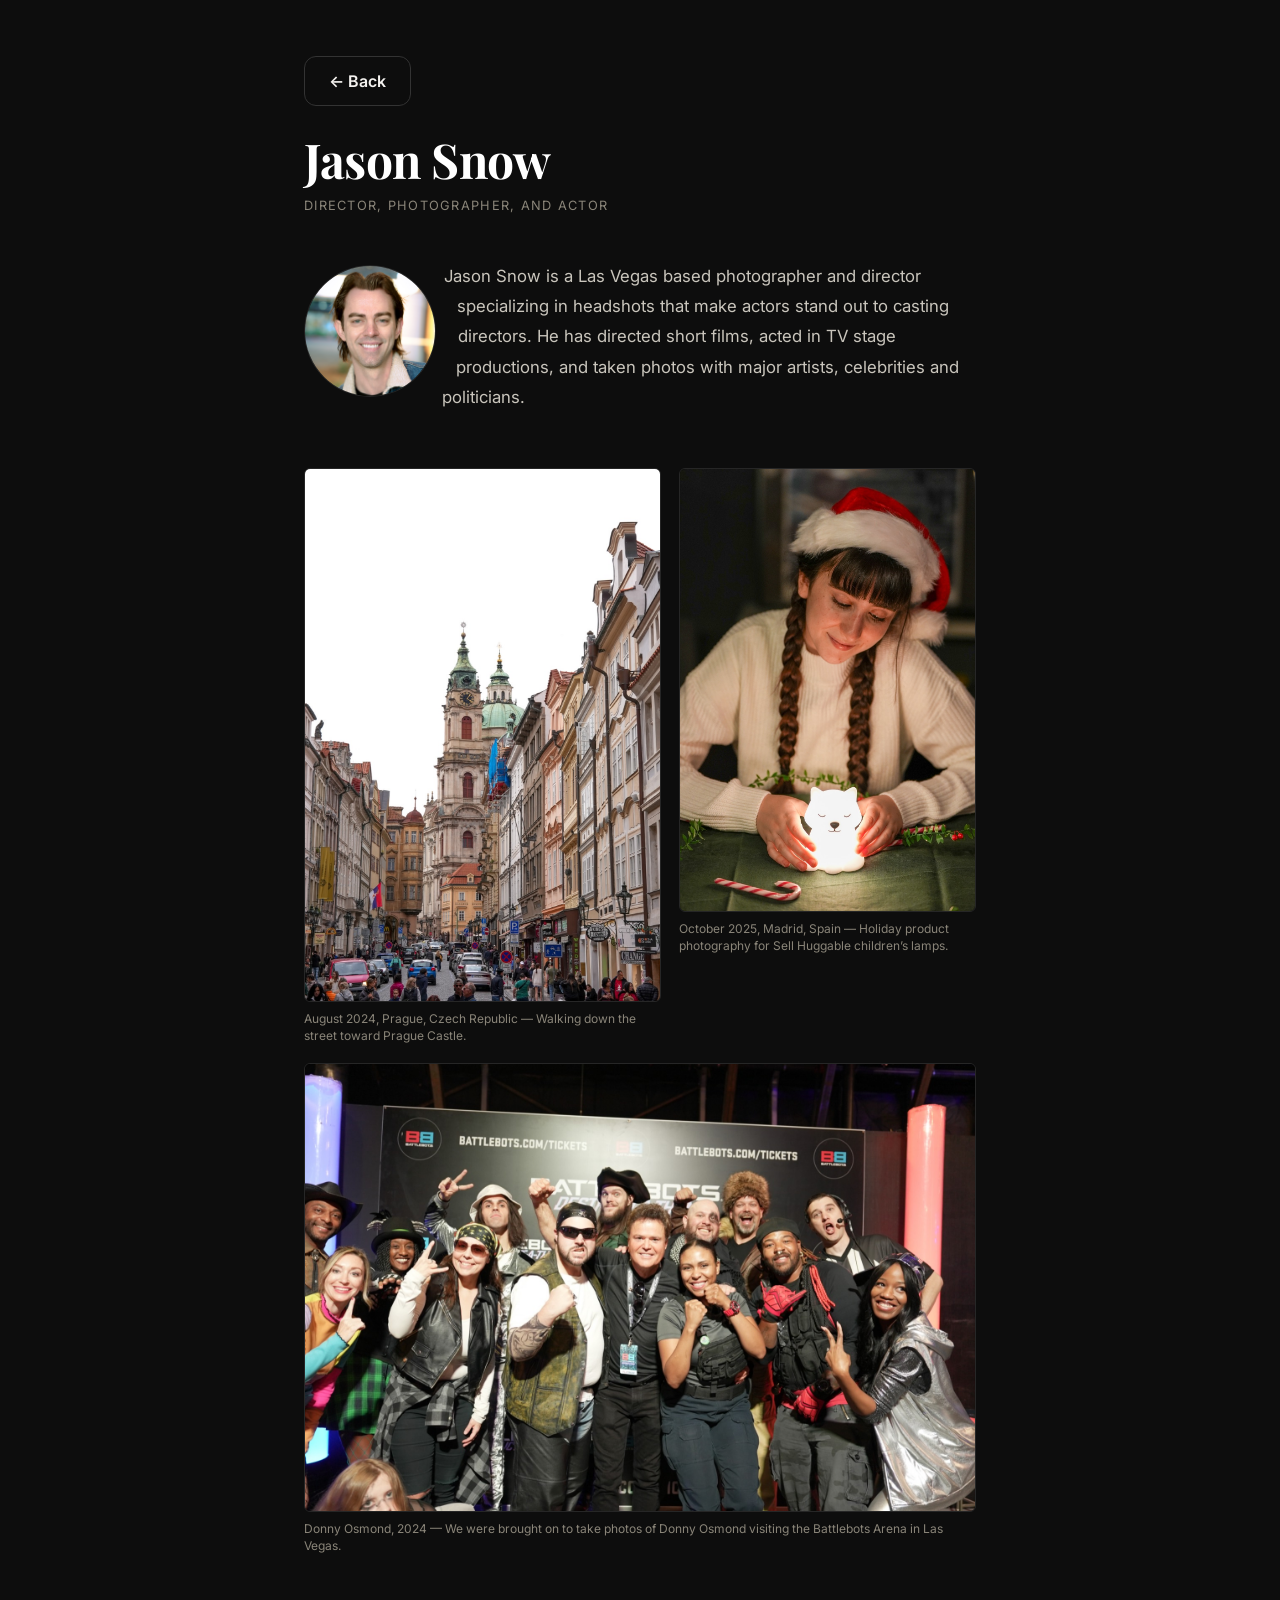
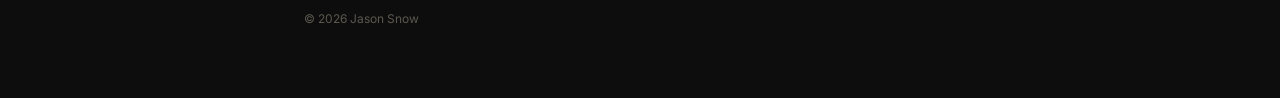
<file: about.html>
<!DOCTYPE html>
<html lang="en">
<head>
<meta charset="UTF-8">
<meta name="viewport" content="width=device-width, initial-scale=1.0">

<title>About Jason — Las Vegas Headshot Photographer</title>

<meta name="description" content="Meet Jason Snow, a Las Vegas headshot photographer working with actors, models, and creatives. See sample work and book an actor headshot session in Las Vegas, NV.">

<meta name="keywords" content="Las Vegas headshot photographer, actor headshots Las Vegas, headshot photography Las Vegas, professional headshots Las Vegas, actor headshots Nevada, personal branding photographer Las Vegas">
<link rel="canonical" href="https://jasonsnowphotos.com/about.html">

<meta property="og:type" content="website">
<meta property="og:url" content="https://jasonsnowphotos.com/about.html">
<meta property="og:title" content="About Jason Snow — Las Vegas Headshot Photographer">
<meta property="og:description" content="Meet Jason Snow, a Las Vegas headshot photographer working with actors, models, and creatives.">
<meta property="og:image" content="https://jasonsnowphotos.com/photos/og-share-image.jpg">
<meta property="og:image:width" content="1200">
<meta property="og:image:height" content="798">
<meta name="twitter:card" content="summary_large_image">
<meta name="twitter:title" content="About Jason Snow — Las Vegas Headshot Photographer">
<meta name="twitter:description" content="Meet Jason Snow, a Las Vegas headshot photographer working with actors, models, and creatives.">
<meta name="twitter:image" content="https://jasonsnowphotos.com/photos/og-share-image.jpg">

<link rel="icon" type="image/png" sizes="32x32" href="favicon-32.png">
<link rel="icon" type="image/png" sizes="16x16" href="favicon-16.png">
<link rel="icon" type="image/png" href="favicon.png">
<link rel="apple-touch-icon" sizes="180x180" href="apple-touch-icon.png">

<link rel="preconnect" href="https://fonts.googleapis.com">
<link rel="preconnect" href="https://fonts.gstatic.com" crossorigin>

<link href="https://fonts.googleapis.com/css2?family=Inter:wght@400;600;700;800&family=Playfair+Display:ital,wght@0,600;0,700;0,800;1,600&display=swap" rel="stylesheet">

<link rel="stylesheet" href="style.css">

<script type="application/ld+json">
{
  "@context": "https://schema.org",
  "@type": "Person",
  "name": "Jason Snow",
  "url": "https://jasonsnowphotos.com/about.html",
  "image": "https://jasonsnowphotos.com/photos/jason-snow-las-vegas-photographer.jpg",
  "jobTitle": "Photographer",
  "description": "Las Vegas based photographer and director specializing in headshots that make actors stand out to casting directors.",
  "worksFor": {
    "@type": "LocalBusiness",
    "name": "Jason Snow Photography"
  },
  "homeLocation": {
    "@type": "City",
    "name": "Las Vegas"
  }
}
</script>
</head>

<body class="about-page">

<div class="flash-overlay" id="flash-overlay"></div>

<script>
  if (sessionStorage.getItem('flashed')) {
    document.getElementById('flash-overlay').remove();
  } else {
    sessionStorage.setItem('flashed', '1');
  }
</script>

<div class="about-wrap">

  <a class="btn back-btn" href="index.html">&larr; Back</a>

  <header class="about-header">
    <h1>Jason Snow</h1>
    <p class="about-tagline">Director, Photographer, and Actor</p>
  </header>

  <section class="about-intro">

    <div class="avatar">
      <img src="photos/jason-snow-las-vegas-photographer.jpg" alt="Jason Snow, Las Vegas photographer, director, and actor">
    </div>

    <p class="about-bio-text">
      Jason Snow is a Las Vegas based photographer and director specializing in headshots
      that make actors stand out to casting directors. He has directed short films, acted in
      TV stage productions, and taken photos with major artists, celebrities and politicians.
    </p>

  </section>

  <section class="about-gallery">

    <figure class="about-photo photo-a">
      <div class="about-photo-frame">
        <img src="photos/travel-photography-prague-street.jpg" loading="lazy" decoding="async" alt="Street photography in Prague, Czech Republic">
      </div>
      <figcaption class="about-caption">August 2024, Prague, Czech Republic &mdash; Walking down the street toward Prague Castle.</figcaption>
    </figure>

    <figure class="about-photo photo-b">
      <div class="about-photo-frame">
        <img src="photos/lifestyle-product-photography.jpg" loading="lazy" decoding="async" alt="Lifestyle product photography for children's lamps">
      </div>
      <figcaption class="about-caption">October 2025, Madrid, Spain &mdash; Holiday product photography for Sell Huggable children&rsquo;s lamps.</figcaption>
    </figure>

    <figure class="about-photo photo-c">
      <div class="about-photo-frame">
        <img src="photos/donny-osmond-battlebots-las-vegas.jpg" loading="lazy" decoding="async" alt="Donny Osmond with the crew at the BattleBots Arena in Las Vegas">
      </div>
      <figcaption class="about-caption">Donny Osmond, 2024 &mdash; We were brought on to take photos of Donny Osmond visiting the Battlebots Arena in Las Vegas.</figcaption>
    </figure>

  </section>

  <footer class="about-footer">
    <p>&copy; <span id="year"></span> Jason Snow</p>
  </footer>

</div>

<script src="protect-images.js"></script>

<script>
  document.getElementById('year').textContent = new Date().getFullYear();
</script>

</body>
</html>
</file>
<file: style.css>
* {
  box-sizing: border-box;
}

.flash-overlay {
  position: fixed;
  inset: 0;
  background: #ffffff;
  z-index: 9999;
  pointer-events: none;
  animation: camera-flash 0.7s ease-out forwards;
}

@keyframes camera-flash {
  0% { opacity: 1; }
  12% { opacity: 1; }
  100% { opacity: 0; }
}

@media (prefers-reduced-motion: reduce) {
  .flash-overlay {
    display: none;
  }
}

@keyframes fade-slide-up {
  from { opacity: 0; transform: translateY(18px); }
  to { opacity: 1; transform: translateY(0); }
}

/* The lightbox itself is the scroll container — .lightbox-scroll centers its
   content using min-height (not height), which is what lets a photo taller
   than the viewport still scroll into view instead of being stuck centered
   with its top half inaccessible (a classic flexbox-centering trap). */
.lightbox {
  position: fixed;
  inset: 0;
  z-index: 9000;
  background: #0a0a0a;
  display: none;
  overflow-y: auto;
  -webkit-overflow-scrolling: touch;
}

.lightbox.open {
  display: block;
  animation: lightbox-in 0.25s ease-out both;
}

@keyframes lightbox-in {
  from { opacity: 0; }
  to { opacity: 1; }
}

.lightbox-scroll {
  min-height: 100%;
  display: flex;
  align-items: center;
  justify-content: center;
  padding: 84px 20px 40px;
  box-sizing: border-box;
}

.lightbox-figure {
  margin: 0;
  display: flex;
  flex-direction: column;
  align-items: center;
  gap: 14px;
}

.lightbox-img {
  display: block;
  max-width: 100%;
  max-height: calc(100vh - 140px);
  object-fit: contain;
  border-radius: 8px;
}

.lightbox-caption {
  font-size: 0.85rem;
  letter-spacing: 0.04em;
  color: #8a8579;
  text-align: center;
}

.lightbox-close {
  position: fixed;
  top: 24px;
  left: 24px;
  z-index: 1;
  padding: 14px 24px;
  font-family: inherit;
  font-size: 1rem;
  font-weight: 600;
  color: #f5f3f0;
  background: #1e1e1e;
  border: 1px solid #3d3d3d;
  border-radius: 12px;
  cursor: pointer;
  transition: background 0.2s ease, border-color 0.2s ease;
}

.lightbox-close:hover {
  background: #2a2a2a;
  border-color: #555555;
}

.lightbox-nav {
  position: fixed;
  top: 50%;
  transform: translateY(-50%);
  z-index: 1;
  width: 48px;
  height: 48px;
  display: flex;
  align-items: center;
  justify-content: center;
  font-size: 1.1rem;
  color: #f5f3f0;
  background: #1e1e1e;
  border: 1px solid #3d3d3d;
  border-radius: 50%;
  cursor: pointer;
  transition: background 0.2s ease, border-color 0.2s ease;
}

.lightbox-nav:hover {
  background: #2a2a2a;
  border-color: #555555;
}

.lightbox-prev {
  left: 16px;
}

.lightbox-next {
  right: 16px;
}

@media (max-width: 560px) {
  .lightbox-nav {
    width: 40px;
    height: 40px;
    font-size: 0.95rem;
  }

  .lightbox-prev {
    left: 8px;
  }

  .lightbox-next {
    right: 8px;
  }
}

body.lightbox-open {
  overflow: hidden;
}

.card,
.about-wrap {
  animation: fade-slide-up 0.6s ease-out both;
}

.back-btn {
  animation: fade-slide-up 0.5s ease-out both;
  animation-delay: 0.06s;
}

.header h1,
.about-header h1 {
  animation: fade-slide-up 0.55s ease-out both;
  animation-delay: 0.12s;
}

.tagline,
.about-tagline {
  animation: fade-slide-up 0.55s ease-out both;
  animation-delay: 0.18s;
}

.photos,
.about-intro {
  animation: fade-slide-up 0.55s ease-out both;
  animation-delay: 0.26s;
}

.about-gallery {
  animation: fade-slide-up 0.55s ease-out both;
  animation-delay: 0.34s;
}

.links .btn {
  animation: fade-slide-up 0.5s ease-out both;
}

.links .btn:nth-child(1) { animation-delay: 0.34s; }
.links .btn:nth-child(2) { animation-delay: 0.4s; }
.links .btn:nth-child(3) { animation-delay: 0.46s; }

/* .btn-primary already has its own infinite marquee-glow pulse (defined below);
   combine it with the entrance animation here so one doesn't clobber the other. */
.links .btn.btn-primary {
  animation: fade-slide-up 0.5s ease-out 0.34s both, marquee-glow 3s ease-in-out 0.34s infinite;
}

@media (prefers-reduced-motion: reduce) {
  .card,
  .about-wrap,
  .back-btn,
  .header h1,
  .about-header h1,
  .tagline,
  .about-tagline,
  .photos,
  .about-intro,
  .about-gallery,
  .links .btn {
    animation: none;
  }

  .links .btn.btn-primary {
    animation: marquee-glow 3s ease-in-out infinite;
  }
}

body {
  margin: 0;
  min-height: 100vh;
  display: flex;
  align-items: center;
  justify-content: center;
  padding: 32px 16px;
  background: #0d0d0d;
  font-family: "Inter", -apple-system, BlinkMacSystemFont, "Segoe UI", Helvetica, Arial, sans-serif;
  color: #f5f3f0;
}

/* Home page only: a two-layer grey bokeh cityscape, pure CSS (radial-gradient
   blobs + blur) — no photo to decode, so it costs nothing at load time.
   ::before is the far, heavily defocused layer; ::after is a denser field of
   smaller, sharper points weighted toward the lower half, like street-level
   lights. The two different blur radii are what create the depth-of-field. */
body:not(.about-page)::before,
body:not(.about-page)::after {
  content: "";
  position: fixed;
  inset: -100px;
  z-index: -1;
  pointer-events: none;
  background-repeat: no-repeat;
}

/* Far layer — large, soft, heavily defocused. */
body:not(.about-page)::before {
  background-image:
    radial-gradient(circle, rgba(196, 196, 196, 0.52) 0%, transparent 70%),
    radial-gradient(circle, rgba(166, 166, 166, 0.44) 0%, transparent 70%),
    radial-gradient(circle, rgba(154, 154, 154, 0.42) 0%, transparent 70%),
    radial-gradient(circle, rgba(206, 206, 206, 0.48) 0%, transparent 70%),
    radial-gradient(circle, rgba(146, 146, 146, 0.38) 0%, transparent 70%),
    radial-gradient(circle, rgba(180, 180, 180, 0.50) 0%, transparent 70%),
    radial-gradient(circle, rgba(158, 158, 158, 0.36) 0%, transparent 70%),
    radial-gradient(circle, rgba(214, 214, 214, 0.40) 0%, transparent 70%),
    radial-gradient(circle, rgba(170, 170, 170, 0.34) 0%, transparent 70%),
    radial-gradient(circle, rgba(190, 190, 190, 0.38) 0%, transparent 70%),
    radial-gradient(circle, rgba(200, 200, 200, 0.34) 0%, transparent 70%),
    radial-gradient(circle, rgba(162, 162, 162, 0.30) 0%, transparent 70%);
  background-size:
    300px 300px, 200px 200px, 340px 340px, 170px 170px, 250px 250px, 140px 140px,
    210px 210px, 120px 120px, 275px 275px, 160px 160px, 230px 230px, 185px 185px;
  background-position:
    12% 18%, 78% 12%, 48% 58%, 22% 78%, 86% 68%, 60% 28%,
    34% 88%, 6% 52%, 94% 38%, 44% 8%, 70% 82%, 2% 30%;
  filter: blur(38px);
  animation: bokeh-far 40s ease-in-out infinite alternate;
}

/* Near layer — smaller, brighter, lightly defocused, clustered low. */
body:not(.about-page)::after {
  background-image:
    radial-gradient(circle, rgba(222, 222, 222, 0.46) 0%, transparent 68%),
    radial-gradient(circle, rgba(205, 205, 205, 0.40) 0%, transparent 68%),
    radial-gradient(circle, rgba(235, 235, 235, 0.42) 0%, transparent 68%),
    radial-gradient(circle, rgba(198, 198, 198, 0.36) 0%, transparent 68%),
    radial-gradient(circle, rgba(228, 228, 228, 0.44) 0%, transparent 68%),
    radial-gradient(circle, rgba(210, 210, 210, 0.34) 0%, transparent 68%),
    radial-gradient(circle, rgba(240, 240, 240, 0.38) 0%, transparent 68%),
    radial-gradient(circle, rgba(200, 200, 200, 0.32) 0%, transparent 68%),
    radial-gradient(circle, rgba(218, 218, 218, 0.40) 0%, transparent 68%),
    radial-gradient(circle, rgba(232, 232, 232, 0.36) 0%, transparent 68%),
    radial-gradient(circle, rgba(206, 206, 206, 0.30) 0%, transparent 68%),
    radial-gradient(circle, rgba(226, 226, 226, 0.34) 0%, transparent 68%),
    radial-gradient(circle, rgba(214, 214, 214, 0.28) 0%, transparent 68%),
    radial-gradient(circle, rgba(238, 238, 238, 0.32) 0%, transparent 68%);
  background-size:
    64px 64px, 46px 46px, 74px 74px, 40px 40px, 56px 56px, 68px 68px, 42px 42px,
    60px 60px, 50px 50px, 78px 78px, 38px 38px, 62px 62px, 48px 48px, 70px 70px;
  background-position:
    8% 62%, 19% 79%, 27% 93%, 36% 70%, 44% 87%, 52% 96%, 58% 74%,
    66% 89%, 73% 66%, 81% 83%, 89% 95%, 96% 72%, 14% 89%, 62% 57%;
  filter: blur(13px);
  animation: bokeh-near 52s ease-in-out infinite alternate;
}

@keyframes bokeh-far {
  0% {
    background-position:
      12% 18%, 78% 12%, 48% 58%, 22% 78%, 86% 68%, 60% 28%,
      34% 88%, 6% 52%, 94% 38%, 44% 8%, 70% 82%, 2% 30%;
  }
  50% {
    background-position:
      18% 26%, 70% 20%, 54% 50%, 28% 70%, 78% 76%, 53% 36%,
      40% 80%, 12% 46%, 88% 44%, 38% 14%, 63% 74%, 8% 38%;
  }
  100% {
    background-position:
      8% 12%, 84% 14%, 42% 64%, 17% 84%, 92% 60%, 66% 22%,
      28% 94%, 2% 58%, 98% 32%, 50% 4%, 76% 88%, 0% 24%;
  }
}

@keyframes bokeh-near {
  0% {
    background-position:
      8% 62%, 19% 79%, 27% 93%, 36% 70%, 44% 87%, 52% 96%, 58% 74%,
      66% 89%, 73% 66%, 81% 83%, 89% 95%, 96% 72%, 14% 89%, 62% 57%;
  }
  50% {
    background-position:
      12% 57%, 23% 74%, 31% 88%, 40% 65%, 48% 82%, 56% 91%, 62% 69%,
      70% 84%, 77% 61%, 85% 78%, 93% 90%, 92% 67%, 18% 84%, 66% 52%;
  }
  100% {
    background-position:
      5% 66%, 16% 83%, 24% 97%, 33% 74%, 41% 91%, 49% 99%, 55% 78%,
      63% 93%, 70% 70%, 78% 87%, 86% 99%, 99% 76%, 11% 93%, 59% 61%;
  }
}

@media (prefers-reduced-motion: reduce) {
  body:not(.about-page)::before,
  body:not(.about-page)::after {
    animation: none;
  }
}

.card {
  width: 100%;
  max-width: 420px;
  background: #161616;
  border: 1px solid #262626;
  border-radius: 20px;
  padding: 30px 28px 32px;
  box-shadow: 0 30px 70px rgba(0,0,0,0.55);
}

.header {
  text-align: center;
  margin-bottom: 26px;
}

.header h1 {
  margin: 0 0 10px;
  font-family: "Playfair Display", Georgia, "Times New Roman", serif;
  font-size: clamp(1.55rem, 6.5vw, 2.1rem);
  font-weight: 700;
  line-height: 1.15;
  letter-spacing: -0.01em;
  color: #ffffff;
}

.tagline {
  margin: 0;
  font-size: 0.82rem;
  letter-spacing: 0.08em;
  text-transform: uppercase;
  color: #8a8579;
}

/* Small rotating quotes tucked under the tagline. Fixed height so swapping
   between quotes of different lengths never shifts the layout below. */
.testimonials {
  position: relative;
  height: 72px;
  margin: -8px 0 20px;
}

.quote {
  position: absolute;
  inset: 0;
  margin: 0;
  display: flex;
  flex-direction: column;
  align-items: center;
  justify-content: center;
  gap: 5px;
  text-align: center;
  opacity: 0;
  transition: opacity 0.7s ease;
  pointer-events: none;
}

.quote.is-active {
  opacity: 1;
}

.quote p {
  margin: 0;
  font-family: "Playfair Display", Georgia, serif;
  font-style: italic;
  font-size: 1rem;
  line-height: 1.45;
  color: #efece3;
}

.quote cite {
  font-style: normal;
  font-size: 0.66rem;
  letter-spacing: 0.14em;
  text-transform: uppercase;
  color: #a49b87;
}

.photos {
  overflow: hidden;
  margin-bottom: 30px;
  cursor: grab;
  touch-action: pan-y;
  -webkit-mask-image: linear-gradient(to right, transparent 0, #000 28px, #000 calc(100% - 28px), transparent 100%);
  mask-image: linear-gradient(to right, transparent 0, #000 28px, #000 calc(100% - 28px), transparent 100%);
}

.photos.dragging {
  cursor: grabbing;
}

.photo-track {
  display: flex;
  gap: 10px;
  will-change: transform;
}

.photo-track.settling {
  transition: transform 0.3s cubic-bezier(0.22, 1, 0.36, 1);
}

.bio {
  margin-bottom: 30px;
}

.bio p {
  margin: 0;
  font-size: 0.95rem;
  line-height: 1.6;
  color: #c9c5bc;
}

.photo {
  flex: 0 0 calc((100% - 20px) / 3);
  aspect-ratio: 4 / 5;
  overflow: hidden;
  border-radius: 12px;
  border: 1px solid #262626;
}

.photo img {
  width: 100%;
  height: 100%;
  object-fit: cover;
  display: block;
}

.photo img,
.about-photo img,
.avatar img,
.lightbox-img {
  touch-action: pan-y;
  -webkit-user-select: none;
  user-select: none;
  -webkit-user-drag: none;
  -webkit-touch-callout: none;
}

.links {
  display: flex;
  flex-direction: column;
  gap: 12px;
}

.btn-text.copied .btn-text-label {
  color: #7fd1a3;
}

.btn {
  display: block;
  text-align: center;
  padding: 16px 20px;
  border-radius: 12px;
  text-decoration: none;
  font-weight: 600;
  font-size: 1rem;
  background: transparent;
  color: #f5f3f0;
  border: 1px solid #333333;
  transition: transform 0.08s ease, background 0.2s ease, border-color 0.2s ease;
}

.btn:hover {
  border-color: #4a4a4a;
  background: #1e1e1e;
}

.btn:active {
  transform: scale(0.98);
}

.btn-primary {
  background: #b3202f;
  border-color: #b3202f;
  color: #ffffff;
  animation: marquee-glow 3s ease-in-out infinite;
}

.btn-primary:hover {
  background: #c8283a;
  border-color: #c8283a;
}

@keyframes marquee-glow {
  0%, 100% { box-shadow: 0 0 16px rgba(255, 209, 102, 0.15), 0 0 0 rgba(0,0,0,0); }
  50% { box-shadow: 0 0 30px rgba(255, 209, 102, 0.4), 0 0 60px rgba(179, 32, 47, 0.25); }
}

.sparkle-wrap {
  position: relative;
  overflow: hidden;
}

.btn-label {
  position: relative;
  z-index: 1;
  font-weight: 800;
  letter-spacing: 0.015em;
  /* Solid gold sits underneath and is clipped to the letters too, so the text
     can never render transparent if the gradient layer misses a repaint —
     that was making it blink out. The gradient is now only a highlight that
     sweeps over the top, with fully transparent edges. */
  background-color: #ffe7a9;
  background-image: linear-gradient(100deg,
    rgba(255, 251, 240, 0) 35%,
    rgba(255, 251, 240, 0.95) 50%,
    rgba(255, 251, 240, 0) 65%);
  background-size: 220% auto;
  background-repeat: no-repeat;
  background-position: 200% center;
  background-clip: text;
  -webkit-background-clip: text;
  -webkit-text-fill-color: transparent;
  /* Stroke is painted under the gold fill so the outline reads as a thin
     white edge instead of eating into the letterforms. */
  -webkit-text-stroke: 0.6px rgba(255, 255, 255, 0.9);
  paint-order: stroke fill;
  text-shadow: 0 1px 2px rgba(0, 0, 0, 0.3);
  animation: gold-shine 4.5s ease-in-out infinite;
}

@keyframes gold-shine {
  0% { background-position: 200% center; }
  40% { background-position: -20% center; }
  100% { background-position: -20% center; }
}

.sparkle {
  position: absolute;
  width: 14px;
  height: 14px;
  fill: #ffd166;
  pointer-events: none;
  opacity: 0;
  filter: drop-shadow(0 0 3px rgba(255, 209, 102, 0.95)) drop-shadow(0 0 7px rgba(255, 209, 102, 0.55));
}

.sparkle.silver {
  fill: #f2f2f2;
  filter: drop-shadow(0 0 3px rgba(242, 242, 242, 0.95)) drop-shadow(0 0 7px rgba(242, 242, 242, 0.5));
}

.sp-twinkle {
  animation: sparkle-twinkle 2.4s ease-in-out infinite;
}

.sw1 { top: 12%; left: 29%; width: 9px; height: 9px; animation-delay: 0.3s; }
.sw2 { top: 80%; left: 34%; width: 8px; height: 8px; animation-delay: 1.2s; }
.sw3 { top: 18%; left: 67%; width: 10px; height: 10px; animation-delay: 2s; }
.sw4 { top: 78%; left: 62%; width: 8px; height: 8px; animation-delay: 0.8s; }
.sw5 { top: 48%; left: 21%; width: 8px; height: 8px; animation-delay: 1.6s; }
.sw6 { top: 46%; left: 79%; width: 9px; height: 9px; animation-delay: 2.4s; }

@keyframes sparkle-twinkle {
  0%, 100% { opacity: 0; transform: scale(0.3) rotate(0deg); }
  50% { opacity: 1; transform: scale(1) rotate(90deg); }
}

.footer {
  text-align: center;
  margin-top: 28px;
}

.footer p {
  margin: 0;
  font-size: 0.75rem;
  color: #5c584f;
}

/* --- About page: editorial layout, distinct from the card/link-hub home page --- */

body.about-page {
  display: block;
  padding: 0;
}

.about-wrap {
  max-width: 720px;
  margin: 0 auto;
  padding: 56px 24px 72px;
}

.back-btn {
  display: inline-block;
  width: auto;
  margin-bottom: 28px;
  padding: 14px 24px;
}

.about-header {
  margin-bottom: 48px;
}

.about-header h1 {
  margin: 0 0 12px;
  font-family: "Playfair Display", Georgia, "Times New Roman", serif;
  font-size: 3rem;
  font-weight: 700;
  line-height: 1.08;
  letter-spacing: -0.01em;
  color: #ffffff;
}

.about-tagline {
  margin: 0;
  font-size: 0.8rem;
  letter-spacing: 0.1em;
  text-transform: uppercase;
  color: #8a8579;
}

.about-intro {
  margin-bottom: 56px;
}

/* Float rather than flex so the bio copy wraps around the portrait. */
.avatar {
  float: left;
  width: 132px;
  height: 132px;
  margin: 4px 24px 12px 0;
  border-radius: 50%;
  overflow: hidden;
  border: 1px solid #262626;
  shape-outside: circle(50%);
}

.about-intro::after {
  content: "";
  display: block;
  clear: both;
}

.avatar img {
  width: 100%;
  height: 100%;
  object-fit: cover;
  object-position: center 15%;
  display: block;
}

.about-bio-text {
  margin: 0;
  font-size: 1.05rem;
  line-height: 1.8;
  color: #c9c5bc;
}

.about-gallery {
  display: grid;
  grid-template-columns: 1.2fr 1fr;
  gap: 18px;
  margin-bottom: 56px;
  align-items: start;
}

.about-photo {
  margin: 0;
}

/* Landscape feature photo runs full width below the two portraits instead
   of being squeezed into a narrow column. */
.about-photo.photo-c {
  grid-column: 1 / -1;
}

/* No forced aspect-ratio or object-fit:cover here on purpose — these are
   portrait photos, and cropping them to a landscape box chopped off the
   subject. Each image renders at its own natural proportions instead. */
.about-photo-frame {
  overflow: hidden;
  border-radius: 6px;
  border: 1px solid #262626;
}

.about-caption {
  margin-top: 9px;
  font-size: 0.75rem;
  line-height: 1.4;
  color: #8a8579;
}

.about-photo img {
  display: block;
  width: 100%;
  height: auto;
}

.about-footer p {
  margin: 0;
  font-size: 0.75rem;
  color: #5c584f;
}

/* Stack the gallery and let each photo run full width rather than holding a
   two-column grid on narrow screens. */
@media (max-width: 700px) {
  .about-gallery {
    display: flex;
    flex-direction: column;
    gap: 28px;
  }
}

@media (max-width: 480px) {
  .avatar {
    width: 104px;
    height: 104px;
    margin: 2px 18px 8px 0;
  }

  .about-bio-text {
    font-size: 1rem;
  }
}
</file>
